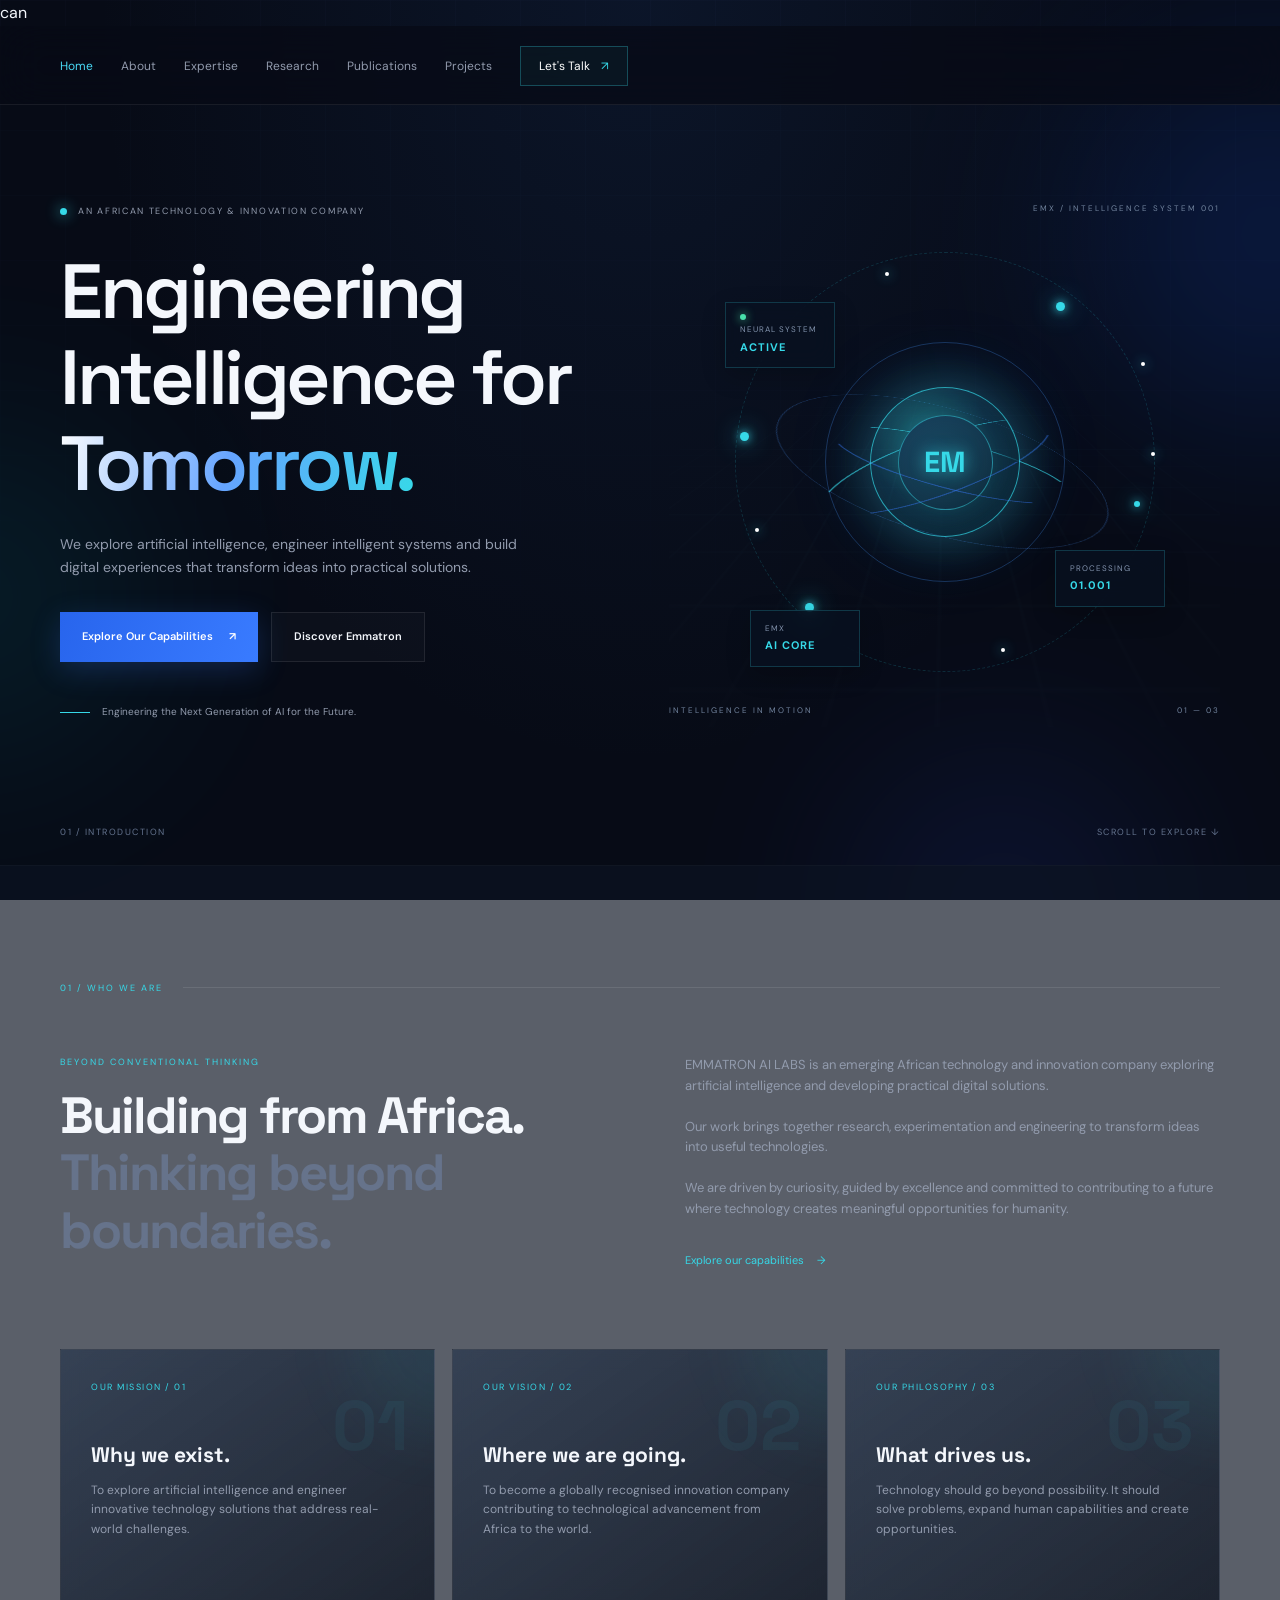
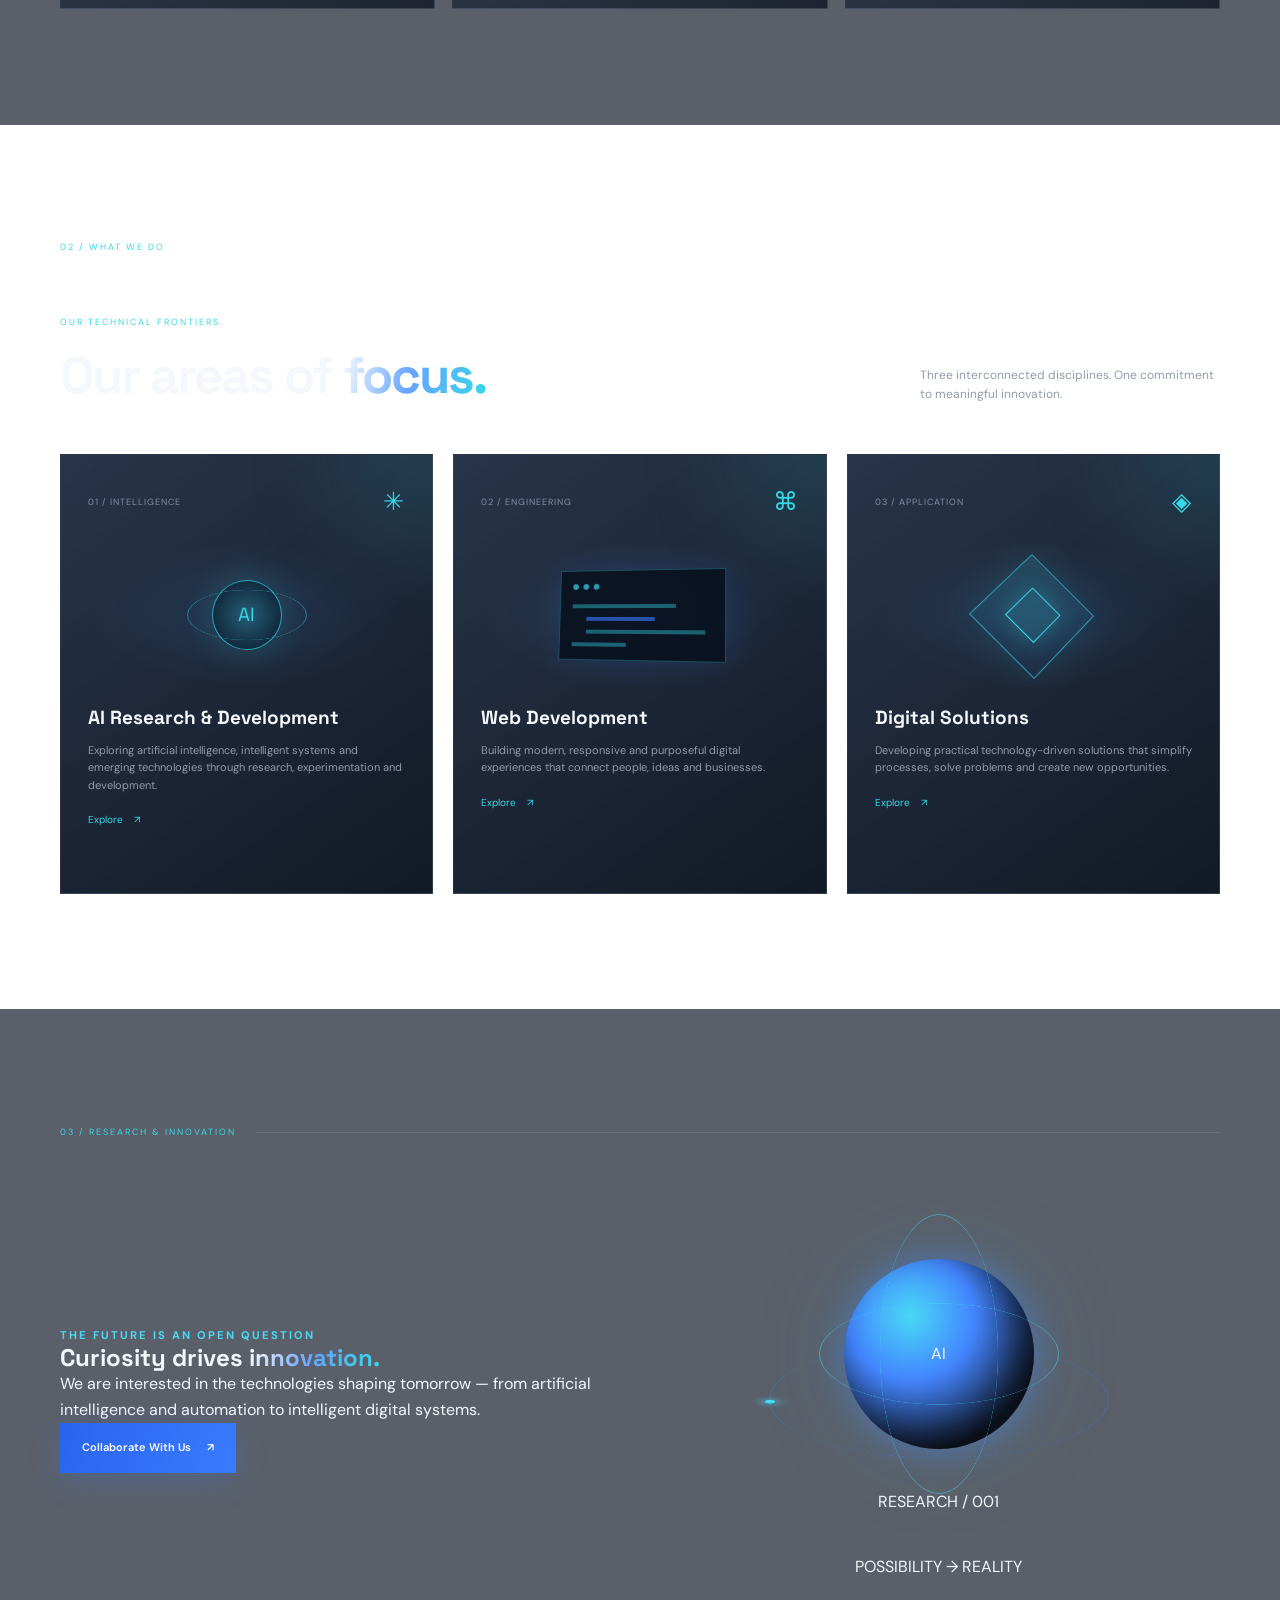
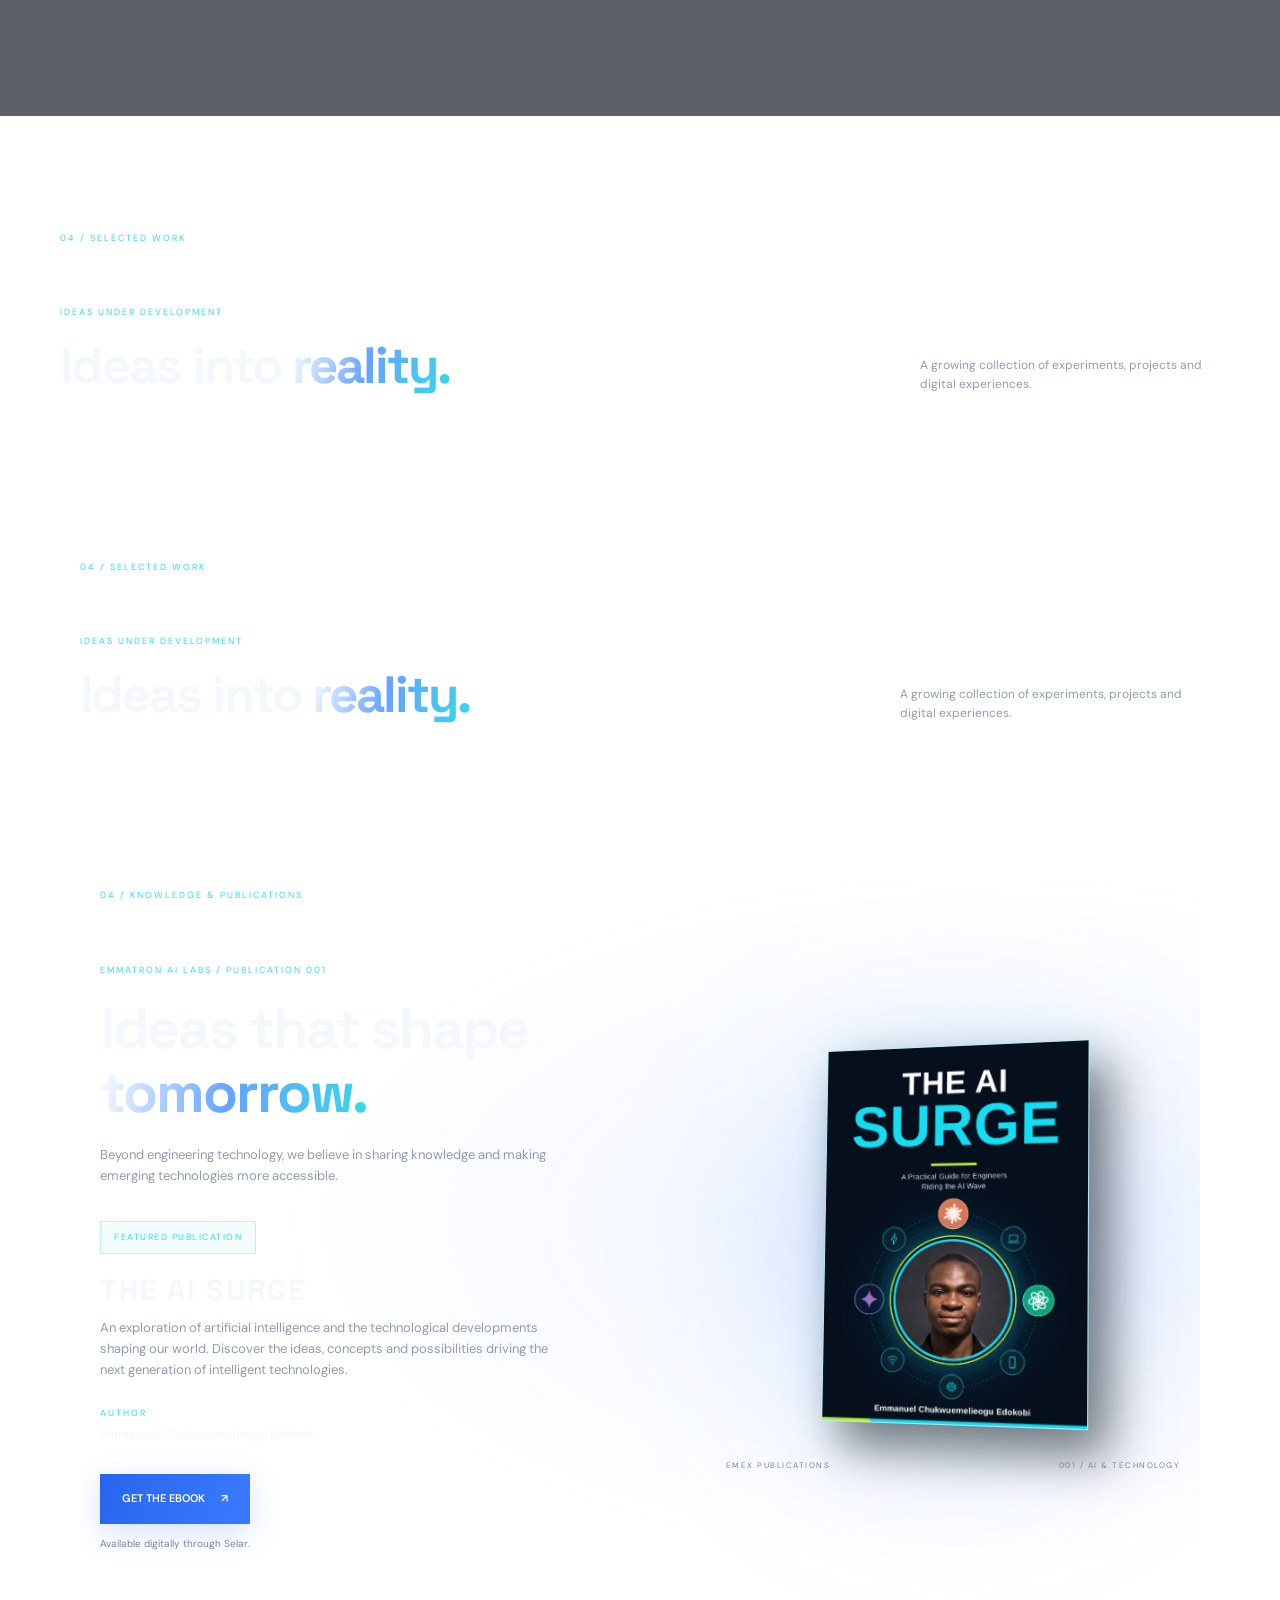
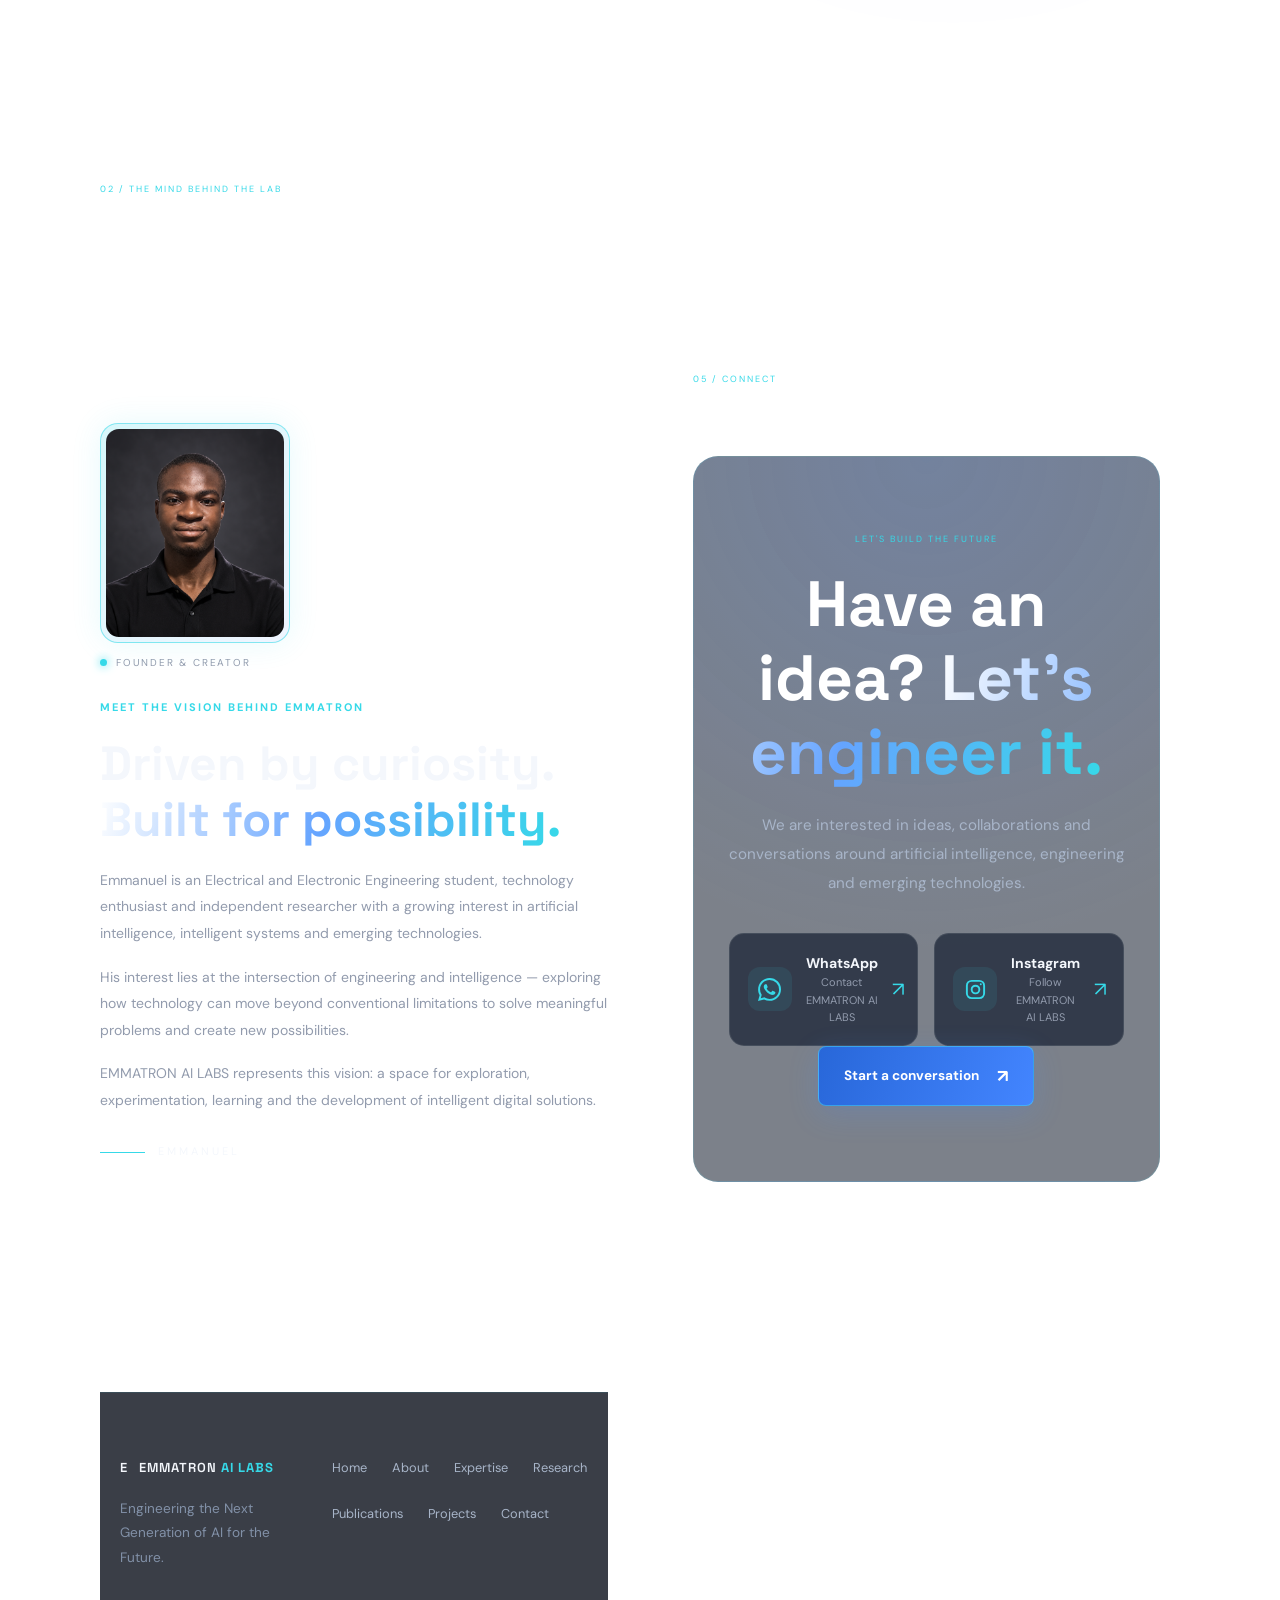
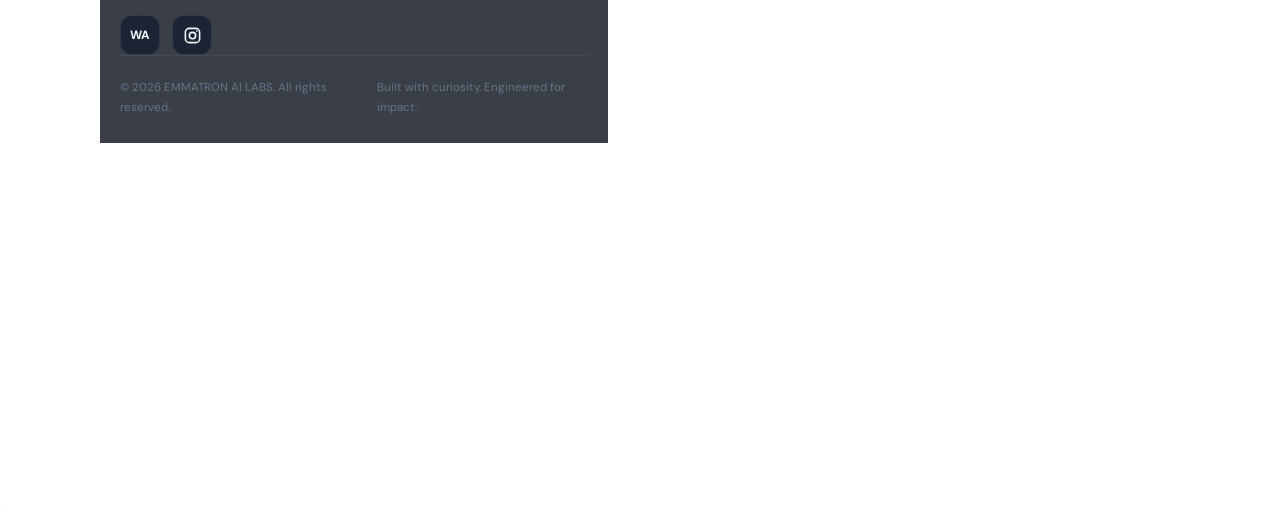
<file: index.html>
can<!DOCTYPE html>
<html lang="en">

<head>
    <meta charset="UTF-8">
    <meta name="viewport" content="width=device-width, initial-scale=1.0">

    <meta name="description" content="EMMATRON AI LABS is an emerging African technology and innovation company exploring artificial intelligence, developing intelligent systems and engineering digital solutions.">

    <meta name="theme-color" content="#070b16">

    <title>EMMATRON AI LABS | Engineering the Future</title>

    <link rel="preconnect" href="https://fonts.googleapis.com">
    <link rel="preconnect" href="https://fonts.gstatic.com" crossorigin>

    <link href="https://fonts.googleapis.com/css2?family=DM+Sans:wght@400;500;600;700&family=Space+Grotesk:wght@400;500;600;700&display=swap" rel="stylesheet">

    <link rel="stylesheet" href="style.css">
</head>

<body>

    <!-- ATMOSPHERIC BACKGROUND -->

    <div class="background-scene" aria-hidden="true">
        <div class="ambient ambient-one"></div>
        <div class="ambient ambient-two"></div>
        <div class="ambient ambient-three"></div>
        <div class="background-grid"></div>
    </div>


    <!-- NAVIGATION -->

    <header class="header">

        <nav class="navbar container">

            
    
                


            <button
                class="menu-toggle"
                id="menuToggle"
                aria-label="Toggle navigation"
                aria-expanded="false"
                aria-controls="navLinks">

                <span></span>
                <span></span>

            </button>


            <ul class="nav-links" id="navLinks">

                <li><a href="#home">Home</a></li>

                <li><a href="#about">About</a></li>

                <li><a href="#expertise">Expertise</a></li>

                <li><a href="#research">Research</a></li>
                
                <li><a href="#Publications">Publications</a></li>
                
                <li><a href="#projects">Projects</a></li>

                <li><a href="#contact" class="nav-contact">
                        Let's Talk <span>↗</span>
                    </a>
                </li>

            </ul>

        </nav>

    </header>


    <main>

        <!-- HERO SECTION -->

        <section class="hero container" id="home">


            <!-- HERO TEXT -->

            <div class="hero-content reveal">

                <div class="eyebrow">

                    <span class="status-dot"></span>

                    AN AFRICAN TECHNOLOGY & INNOVATION COMPANY

                </div>


                <h1>

                    Engineering
                    <br>

                    Intelligence for
                    <br>

                    <span class="gradient-text">
                        Tomorrow.
                    </span>

                </h1>


                <p class="hero-description">

                    We explore artificial intelligence,
                    engineer intelligent systems and build
                    digital experiences that transform ideas
                    into practical solutions.

                </p>


                <div class="hero-actions">

                    <a href="#expertise" class="btn btn-primary">

                        Explore Our Capabilities

                        <span>↗</span>

                    </a>


                    <a href="#about" class="btn btn-secondary">

                        Discover Emmatron

                    </a>

                </div>


                <div class="hero-note">

                    <span class="note-line"></span>

                    Engineering the Next Generation of AI for the Future.

                </div>

            </div>



            <!-- HOLOGRAPHIC AI ENVIRONMENT -->

            <div class="hero-visual" id="heroVisual">

                <div class="visual-label">
                    EMX / INTELLIGENCE SYSTEM 001
                </div>


                <!-- SCENE GRID -->

                <div class="visual-grid"></div>


                <!-- 3D CORE -->

                <div class="ai-scene">


                    <!-- OUTER ORBIT -->

                    <div class="orbit orbit-one"></div>

                    <div class="orbit orbit-two"></div>

                    <div class="orbit orbit-three"></div>


                    <!-- FLOATING RINGS -->

                    <div class="floating-ring ring-one"></div>

                    <div class="floating-ring ring-two"></div>


                    <!-- CENTRAL CORE -->

                    <div class="core-container">

                        <div class="core-glow"></div>

                        <div class="core">

                            <div class="core-inner">

                                <span>EM</span>

                            </div>

                        </div>

                    </div>


                    <!-- FLOATING NODES -->

                    <div class="orbit-node node-one"></div>

                    <div class="orbit-node node-two"></div>

                    <div class="orbit-node node-three"></div>

                    <div class="orbit-node node-four"></div>


                    <!-- FLOATING DATA PANELS -->

                    <div class="data-panel panel-one">

                        <span class="panel-indicator"></span>

                        <span>NEURAL SYSTEM</span>

                        <strong>ACTIVE</strong>

                    </div>


                    <div class="data-panel panel-two">

                        <span>PROCESSING</span>

                        <strong>01.001</strong>

                    </div>


                    <div class="data-panel panel-three">

                        <span>EMX</span>

                        <strong>AI CORE</strong>

                    </div>


                    <!-- PARTICLE FIELD -->

                    <div class="particle particle-one"></div>

                    <div class="particle particle-two"></div>

                    <div class="particle particle-three"></div>

                    <div class="particle particle-four"></div>

                    <div class="particle particle-five"></div>


                </div>


                <div class="visual-caption">

                    <span>INTELLIGENCE IN MOTION</span>

                    <span>01 — 03</span>

                </div>

            </div>


            <div class="hero-bottom">

                <span>01 / INTRODUCTION</span>

                <span>SCROLL TO EXPLORE ↓</span>

            </div>

        </section>



        <!-- ABOUT SECTION -->

        <section class="section about-section" id="about">

            <div class="container">


                <div class="section-heading">

                    <span class="section-index">
                        01 / WHO WE ARE
                    </span>

                    <span class="section-line"></span>

                </div>


                <div class="about-grid">


                    <div class="about-heading reveal">

                        <span class="small-label">
                            BEYOND CONVENTIONAL THINKING
                        </span>

                        <h2>

                            Building from Africa.

                            <span class="muted-text">
                                Thinking beyond boundaries.
                            </span>

                        </h2>

                    </div>


                    <div class="about-content reveal">

                        <p>

                            EMMATRON AI LABS is an emerging African
                            technology and innovation company
                            exploring artificial intelligence
                            and developing practical digital solutions.

                        </p>


                        <p>

                            Our work brings together research,
                            experimentation and engineering
                            to transform ideas into useful technologies.

                        </p>


                        <p>

                            We are driven by curiosity, guided
                            by excellence and committed to
                            contributing to a future where
                            technology creates meaningful
                            opportunities for humanity.

                        </p>


                        <a href="#expertise" class="text-link">

                            Explore our capabilities

                            <span>→</span>

                        </a>

                    </div>

                </div>



                <!-- COMPANY IDENTITY -->

                <div class="identity-grid">


                    <article class="identity-card reveal">

                        <span>OUR MISSION / 01</span>

                        <div class="identity-number">01</div>

                        <h3>Why we exist.</h3>

                        <p>

                            To explore artificial intelligence
                            and engineer innovative technology
                            solutions that address real-world
                            challenges.

                        </p>

                    </article>



                    <article class="identity-card reveal">

                        <span>OUR VISION / 02</span>

                        <div class="identity-number">02</div>

                        <h3>Where we are going.</h3>

                        <p>

                            To become a globally recognised
                            innovation company contributing
                            to technological advancement
                            from Africa to the world.

                        </p>

                    </article>



                    <article class="identity-card reveal">

                        <span>OUR PHILOSOPHY / 03</span>

                        <div class="identity-number">03</div>

                        <h3>What drives us.</h3>

                        <p>

                            Technology should go beyond
                            possibility. It should solve
                            problems, expand human capabilities
                            and create opportunities.

                        </p>

                    </article>


                </div>

            </div>

        </section>



        <!-- EXPERTISE SECTION -->

        <section class="section expertise-section" id="expertise">

            <div class="container">


                <div class="section-heading">

                    <span class="section-index">
                        02 / WHAT WE DO
                    </span>

                    <span class="section-line"></span>

                </div>


                <div class="section-title-row">

                    <div>

                        <span class="small-label">
                            OUR TECHNICAL FRONTIERS
                        </span>

                        <h2>

                            Our areas of

                            <span class="gradient-text">
                                focus.
                            </span>

                        </h2>

                    </div>


                    <p>

                        Three interconnected disciplines.
                        One commitment to meaningful innovation.

                    </p>

                </div>



                <div class="expertise-grid">


                    <!-- AI RESEARCH -->

                    <article class="expertise-card reveal">

                        <div class="card-top">

                            <span>01 / INTELLIGENCE</span>

                            <span class="card-symbol">✳</span>

                        </div>


                        <div class="card-visual ai-card-visual">

                            <div class="mini-orbit"></div>

                            <div class="mini-core">
                                AI
                            </div>

                        </div>


                        <h3>
                            AI Research & Development
                        </h3>


                        <p>

                            Exploring artificial intelligence,
                            intelligent systems and emerging
                            technologies through research,
                            experimentation and development.

                        </p>


                        <a href="#research" aria-label="Explore AI research">
                            Explore <span>↗</span>
                        </a>

                    </article>



                    <!-- WEB DEVELOPMENT -->

                    <article class="expertise-card reveal">

                        <div class="card-top">

                            <span>02 / ENGINEERING</span>

                            <span class="card-symbol">⌘</span>

                        </div>


                        <div class="card-visual web-card-visual">

                            <div class="code-window">

                                <div class="code-dots">
                                    <i></i>
                                    <i></i>
                                    <i></i>
                                </div>

                                <div class="code-lines">

                                    <span></span>
                                    <span></span>
                                    <span></span>
                                    <span></span>

                                </div>

                            </div>

                        </div>


                        <h3>
                            Web Development
                        </h3>


                        <p>

                            Building modern, responsive and
                            purposeful digital experiences
                            that connect people, ideas
                            and businesses.

                        </p>


                        <a href="#projects" aria-label="Explore web development projects">
                            Explore <span>↗</span>
                        </a>

                    </article>



                    <!-- DIGITAL SOLUTIONS -->

                    <article class="expertise-card reveal">

                        <div class="card-top">

                            <span>03 / APPLICATION</span>

                            <span class="card-symbol">◈</span>

                        </div>


                        <div class="card-visual digital-card-visual">

                            <div class="digital-cube">

                                <div class="cube-face"></div>

                            </div>

                        </div>


                        <h3>
                            Digital Solutions
                        </h3>


                        <p>

                            Developing practical technology-driven
                            solutions that simplify processes,
                            solve problems and create
                            new opportunities.

                        </p>


                        <a href="#contact" aria-label="Discuss digital solutions">
                            Explore <span>↗</span>
                        </a>

                    </article>


                </div>

            </div>

        </section>



        <!-- RESEARCH SECTION -->

        <section class="section research-section" id="research">

            <div class="container">


                <div class="section-heading">

                    <span class="section-index">
                        03 / RESEARCH & INNOVATION
                    </span>

                    <span class="section-line"></span>

                </div>



                <div class="research-panel">


                    <div class="research-content reveal">

                        <span class="research-label">
                            THE FUTURE IS AN OPEN QUESTION
                        </span>


                        <h2>

                            Curiosity drives

                            <span class="gradient-text">
                                innovation.
                            </span>

                        </h2>


                        <p>

                            We are interested in the technologies
                            shaping tomorrow — from artificial
                            intelligence and automation to
                            intelligent digital systems.

                        </p>


                        <a href="#contact" class="btn btn-primary">

                            Collaborate With Us

                            <span>↗</span>

                        </a>

                    </div>



                    <!-- COMPUTATIONAL VISUAL -->

                    <div class="research-graphic">


                        <div class="research-grid"></div>


                        <div class="research-orb">

                            <div class="research-orb-inner">

                                <span>AI</span>

                            </div>

                        </div>


                        <div class="research-orbit orbit-a"></div>

                        <div class="research-orbit orbit-b"></div>


                        <div class="graphic-tag tag-top">
                            RESEARCH / 001
                        </div>

                        <div class="graphic-tag tag-bottom">
                            POSSIBILITY → REALITY
                        </div>


                    </div>

                </div>

            </div>

        </section>



        <!-- PROJECTS SECTION -->

        <section class="section projects-section" id="projects">

            <div class="container">


                <div class="section-heading">

                    <span class="section-index">
                        04 / SELECTED WORK
                    </span>

                    <span class="section-line"></span>

                </div>


                <div class="section-title-row">

                    <div>

                        <span class="small-label">
                            IDEAS UNDER DEVELOPMENT
                        </span>

                        <h2>

                            Ideas into

                            <span class="gradient-text">
                                reality.
                            </span>

                        </h2>

                    </div>


                    <p>

                        A growing collection of experiments,
                        projects and digital experiences.

                    </p>

                </div>



        <!-- PROJECT SHOWCASE SECTION -->

        <section class="section projects-section" id="projects">

            <div class="container">

                <div class="section-heading">

                    <span class="section-index">
                        04 / SELECTED WORK
                    </span>

                    <span class="section-line"></span>

                </div>

                <div class="section-title-row">

                    <div>

                        <span class="small-label">
                            IDEAS UNDER DEVELOPMENT
                        </span>

                        <h2>
                            Ideas into
                            <span class="gradient-text">
                                reality.
                            </span>
                        </h2>

                    </div>

                    <p>
                        A growing collection of experiments,
                        projects and digital experiences.
                    </p>

                </div>
                <!-- PUBLICATIONS SECTION -->

<section class="section Publications-section" id="Publications">

    <div class="container">

        <div class="section-heading">
            <span class="section-index">
                04 / KNOWLEDGE & PUBLICATIONS
            </span>
            <span class="section-line"></span>
        </div>

        <div class="publication-layout">

            <div class="publication-content reveal">

                <span class="small-label">
                    EMMATRON AI LABS / PUBLICATION 001
                </span>

                <h2>
                    Ideas that shape
                    <span class="gradient-text">tomorrow.</span>
                </h2>

                <p class="publication-intro">
                    Beyond engineering technology, we believe
                    in sharing knowledge and making emerging
                    technologies more accessible.
                </p>

                <div class="publication-tag">
                    FEATURED PUBLICATION
                </div>

                <h3>THE AI SURGE</h3>

                <p class="publication-description">
                    An exploration of artificial intelligence
                    and the technological developments shaping
                    our world. Discover the ideas, concepts and
                    possibilities driving the next generation
                    of intelligent technologies.
                </p>

                <div class="publication-details">

                    <span>AUTHOR</span>

                    <strong>
                        Emmanuel Chukwuemelieogu Edokobi
                    </strong>

                </div>

                <a
                    href="https://selar.com/f38627xp65"
                    target="_blank"
                    rel="noopener noreferrer"
                    class="btn btn-primary publication-button">

                    GET THE EBOOK

                    <span>↗</span>

                </a>

                <span class="publication-note">
                    Available digitally through Selar.
                </span>

            </div>


            <!-- BOOK COVER -->

            <div class="publication-visual reveal">

                <div class="book-glow"></div>

                <div class="book-mockup">

                    <img
                        src="the-ai-surge-cover.png"
                        alt="The AI Surge ebook cover"
                        class="book-cover">

                </div>

                <div class="book-caption">
                    <span>EMEX PUBLICATIONS</span>
                    <span>001 / AI & TECHNOLOGY</span>
                </div>

            </div>

        </div>

    </div>

</section>
<!-- FOUNDER & AUTHOR SECTION -->
<section class="section founder-section" id="founder">

    <div class="container">

        <div class="section-heading">
            <span class="section-index">02 / THE MIND BEHIND THE LAB</span>
            <span class="section-line"></span>
        </div>

        <div class="founder-layout">

            <!-- FOUNDER INTRODUCTION -->
            <div class="founder-content reveal">
                <div class="founder-portrait">
    <div class="portrait-frame">
        <img
            src=" Emmanuel-founder.png"
            alt="Emmanuel, founder of EMMATRON AI LABS"
        >
    </div>

    <div class="portrait-caption">
        <span class="portrait-indicator"></span>
        FOUNDER & CREATOR
    </div>
</div>

                <span class="founder-label">
                    MEET THE VISION BEHIND EMMATRON
                </span>

                <h2>
                    Driven by curiosity.
                    <span class="gradient-text">
                        Built for possibility.
                    </span>
                </h2>

                <p>
                    Emmanuel is an Electrical and Electronic Engineering
                    student, technology enthusiast and independent
                    researcher with a growing interest in artificial
                    intelligence, intelligent systems and emerging
                    technologies.
                </p>

                <p>
                    His interest lies at the intersection of engineering
                    and intelligence — exploring how technology can move
                    beyond conventional limitations to solve meaningful
                    problems and create new possibilities.
                </p>

                <p>
                    EMMATRON AI LABS represents this vision: a space
                    for exploration, experimentation, learning and
                    the development of intelligent digital solutions.
                </p>

                <div class="founder-signature">
                    <span class="signature-line"></span>
                    <span>EMMANUEL</span>
                </div>

            </div>




        <!-- CONTACT SECTION -->

        <section class="section contact-section" id="contact">

            <div class="container">

                <div class="section-heading">

                    <span class="section-index">
                        05 / CONNECT
                    </span>

                    <span class="section-line"></span>

                </div>

                <div class="contact-content reveal">

                    <span class="small-label">
                        LET'S BUILD THE FUTURE
                    </span>

                    <h2>
                        Have an idea?
                        <span class="gradient-text">
                            Let's engineer it.
                        </span>
                    </h2>

                    <p>
                        We are interested in ideas, collaborations
                        and conversations around artificial
                        intelligence, engineering and emerging
                        technologies.
                    </p>
                    <!-- OFFICIAL SOCIAL CONTACT CHANNELS -->
<div class="contact-socials">

    <a href="https://wa.me/2349165912039"
       class="contact-social whatsapp"
       target="_blank"
       rel="noopener noreferrer">

        <span class="social-icon">
            <svg viewBox="0 0 24 24" fill="currentColor">
                <path d="M20.52 3.48A11.87 11.87 0 0 0 12.05 0C5.47 0 .12 5.35.12 11.93c0 2.1.55 4.15 1.6 5.96L0 24l6.27-1.65a11.93 11.93 0 0 0 5.78 1.48h.01c6.58 0 11.93-5.35 11.94-11.93a11.86 11.86 0 0 0-3.48-8.42ZM12.06 21.8a9.9 9.9 0 0 1-5.05-1.38l-.36-.21-3.72.98.99-3.63-.24-.37a9.87 9.87 0 0 1-1.52-5.26c0-5.46 4.45-9.9 9.91-9.9a9.85 9.85 0 0 1 7.01 2.9 9.85 9.85 0 0 1 2.9 7.01c0 5.46-4.45 9.9-9.92 9.9Zm5.44-7.41c-.3-.15-1.76-.87-2.03-.97-.27-.1-.47-.15-.67.15-.2.3-.77.97-.94 1.17-.17.2-.35.22-.65.07-.3-.15-1.26-.46-2.4-1.47-.89-.79-1.49-1.76-1.66-2.06-.17-.3-.02-.46.13-.61.13-.13.3-.35.45-.52.15-.17.2-.3.3-.5.1-.2.05-.37-.02-.52-.07-.15-.67-1.62-.92-2.22-.24-.58-.49-.5-.67-.51h-.57c-.2 0-.52.07-.79.37-.27.3-1.04 1.02-1.04 2.49s1.07 2.89 1.22 3.09c.15.2 2.1 3.21 5.08 4.5.71.3 1.26.48 1.69.61.71.23 1.36.2 1.87.12.57-.08 1.76-.72 2.01-1.42.25-.7.25-1.3.17-1.42-.07-.13-.27-.2-.57-.35Z"/>
            </svg>
        </span>

        <span>
            <strong>WhatsApp</strong>
            <small>Contact EMMATRON AI LABS</small>
        </span>

        <span class="social-arrow">↗</span>
    </a>


    <a href="https://www.instagram.com/lcdgrafix/"
       class="contact-social instagram"
       target="_blank"
       rel="noopener noreferrer">

        <span class="social-icon">
            <svg viewBox="0 0 24 24" fill="none"
                 stroke="currentColor" stroke-width="2">
                <rect x="3" y="3" width="18" height="18" rx="5"/>
                <circle cx="12" cy="12" r="4"/>
                <circle cx="17.5" cy="6.5" r="1" fill="currentColor" stroke="none"/>
            </svg>
        </span>

        <span>
            <strong>Instagram</strong>
            <small>Follow EMMATRON AI LABS</small>
        </span>

        <span class="social-arrow">↗</span>
    </a>

</div>

                    <a href="mailto: Chukwuemelieogu321@gmail.com"
                       class="primary-button">

                        Start a conversation

                        <span>↗</span>

                    </a>

                </div>

            </div>

        </section>


        <!-- FOOTER -->

        <footer class="site-footer">

            <div class="container">

                <div class="footer-content">

                    <div class="footer-brand">

                        <a href="#home" class="logo">

                            <span class="logo-symbol">E</span>

                            <span class="logo-text">
                                EMMATRON
                                <strong>AI LABS</strong>
                            </span>

                        </a>

                        <p>
                            Engineering the Next Generation
                            of AI for the Future.
                        </p>

                    </div>

                    <div class="footer-links">

                        <a href="#home">Home</a>

                        <a href="#about">About</a>

                        <a href="#expertise">Expertise</a>

                        <a href="#research">Research</a>
                        
                        <a href="#Publications">Publications</a>

                        <a href="#projects">Projects</a>

                        <a href="#contact">Contact</a>

                    </div>

                </div>
                <div class="footer-socials">

    <a href="https://wa.me/2349165912039"
       target="_blank"
       rel="noopener noreferrer"
       aria-label="WhatsApp">
        <i>WA</i>
    </a>

    <a href="https://www.instagram.com/lcdgrafix/"
       target="_blank"
       rel="noopener noreferrer"
       aria-label="Instagram">
        <svg viewBox="0 0 24 24" fill="none"
             stroke="currentColor" stroke-width="2">
            <rect x="3" y="3" width="18" height="18" rx="5"/>
            <circle cx="12" cy="12" r="4"/>
            <circle cx="17.5" cy="6.5" r="1"
                    fill="currentColor" stroke="none"/>
        </svg>
    </a>

</div>

                <div class="footer-bottom">

                    <p>
                        © <span id="current-year"></span>
                        EMMATRON AI LABS.
                        All rights reserved.
                    </p>

                    <p>
                        Built with curiosity. Engineered for impact.
                    </p>

                </div>

            </div>

        </footer>


    </main>


    <!-- JAVASCRIPT -->

    <script src="script.js"></script>

</body>

</html>.
</file>
<file: style.css>
/* =========================================
   EMMATRON AI LABS
   IMMERSIVE 3D TECHNOLOGY EXPERIENCE
========================================= */

:root {
    --background: white;
    --surface: #0d1526;
    --surface-light: #14213a;
    --blue: #397bff;
    --cyan: #36d9e8;
    --white: #f4f7fc;
    --muted: #929bad;
    --border: rgba(255,255,255,.09);
    --glass: rgba(13,23,42,.65);
}

* {
    margin: 0;
    padding: 0;
    box-sizing: border-box;
}

html {
    scroll-behavior: smooth;
    scroll-padding-top: 90px;
}

body {
    background: var(--background);
    color: var(--white);
    font-family: 'DM Sans', sans-serif;
    overflow-x: hidden;
    line-height: 1.6;
}

body::selection {
    background: var(--cyan);
    color: #070b16;
}

a {
    text-decoration: none;
    color: inherit;
}

button {
    font: inherit;
}

.container {
    width: min(1160px, 90%);
    margin: auto;
}

h1, h2, h3 {
    font-family: 'Space Grotesk', sans-serif;
    line-height: 1.12;
}

.gradient-text {
    background: linear-gradient(
        105deg,
        #ffffff 0%,
        #65a4ff 48%,
        #36d9e8 100%
    );
    -webkit-background-clip: text;
    background-clip: text;
    color: transparent;
}

.small-label {
    color: var(--cyan);
    font-size: 9px;
    letter-spacing: 2px;
}


/* =========================================
   BACKGROUND ENVIRONMENT
========================================= */

.background-scene {
    position: fixed;
    inset: 0;
    z-index: -2;
    overflow: hidden;
    pointer-events: none;
    background:
        radial-gradient(
            ellipse at 50% 0%,
            rgba(35,75,140,.16),
            transparent 60%
        ),
        #070b16;
}

.ambient {
    position: absolute;
    border-radius: 50%;
    filter: blur(100px);
    opacity: .17;
}

.ambient-one {
    width: 380px;
    height: 380px;
    background: #175dff;
    top: 5%;
    right: -180px;
}

.ambient-two {
    width: 330px;
    height: 330px;
    background: #00bcca;
    top: 48%;
    left: -190px;
    opacity: .10;
}

.ambient-three {
    width: 300px;
    height: 300px;
    background: #3955ff;
    bottom: -160px;
    right: 10%;
    opacity: .12;
}

.background-grid {
    position: absolute;
    inset: 0;
    opacity: .035;
    background-image:
        linear-gradient(rgba(115,160,255,.5) 1px, transparent 1px),
        linear-gradient(90deg, rgba(115,160,255,.5) 1px, transparent 1px);
    background-size: 65px 65px;
    mask-image: linear-gradient(to bottom, black, transparent 85%);
}


/* =========================================
   NAVIGATION
========================================= */

.header {
    position: sticky;
    top: 0;
    z-index: 1000;
    background: rgba(7,11,22,.72);
    backdrop-filter: blur(22px);
    -webkit-backdrop-filter: blur(22px);
    border-bottom: 1px solid rgba(255,255,255,.07);
}

.navbar {
    min-height: 78px;
    display: flex;
    align-items: center;
    justify-content: space-between;
}

.logo {
    display: flex;
    align-items: center;
    gap: 11px;
    font-family: 'Space Grotesk', sans-serif;
    font-size: 13px;
    font-weight: 600;
    letter-spacing: 1px;
}

.logo strong {
    color: var(--cyan);
}

.logo-icon {
    width: 38px;
    height: 38px;
    display: grid;
    place-items: center;
    border: 1px solid rgba(54,217,232,.65);
    background: linear-gradient(
        145deg,
        rgba(57,123,255,.22),
        rgba(54,217,232,.04)
    );
    color: var(--cyan);
    font-size: 21px;
    box-shadow: 0 0 22px rgba(54,217,232,.12);
}

.nav-links {
    display: flex;
    align-items: center;
    gap: 28px;
    list-style: none;
}

.nav-links a {
    color: var(--muted);
    font-size: 12px;
    transition: .3s;
}

.nav-links a:hover {
    color: var(--cyan);
}

.nav-links .nav-contact {
    padding: 11px 18px;
    border: 1px solid rgba(54,217,232,.28);
    background: rgba(54,217,232,.04);
    color: white;
}

.nav-contact span {
    color: var(--cyan);
    margin-left: 8px;
}

.menu-toggle {
    display: none;
    background: transparent;
    border: 0;
    cursor: pointer;
}


/* =========================================
   HERO SECTION
========================================= */

.hero {
    min-height: 760px;
    display: grid;
    grid-template-columns: 1.05fr .95fr;
    align-items: center;
    position: relative;
    padding-top: 55px;
    padding-bottom: 100px;
}

.hero-content {
    position: relative;
    z-index: 5;
}

.eyebrow {
    display: flex;
    align-items: center;
    gap: 11px;
    color: var(--muted);
    font-size: 9px;
    letter-spacing: 1.7px;
    margin-bottom: 30px;
}

.status-dot {
    width: 7px;
    height: 7px;
    background: var(--cyan);
    border-radius: 50%;
    box-shadow: 0 0 14px var(--cyan);
    animation: pulse 2s infinite;
}

.hero h1 {
    font-size: clamp(46px, 6vw, 78px);
    letter-spacing: -3.5px;
    font-weight: 600;
}

.hero-description {
    max-width: 470px;
    color: var(--muted);
    font-size: 14px;
    margin-top: 27px;
}

.hero-actions {
    display: flex;
    flex-wrap: wrap;
    gap: 13px;
    margin-top: 34px;
}

.btn {
    min-height: 50px;
    padding: 0 22px;
    display: inline-flex;
    justify-content: center;
    align-items: center;
    gap: 16px;
    font-size: 11px;
    font-weight: 600;
    transition: .3s;
}

.btn-primary {
    color: white;
    background: linear-gradient(110deg, #2865ed, #397bff);
    box-shadow: 0 8px 30px rgba(57,123,255,.22);
}

.btn-primary:hover {
    transform: translateY(-4px);
    box-shadow: 0 12px 35px rgba(57,123,255,.38);
}

.btn-secondary {
    border: 1px solid var(--border);
    background: rgba(255,255,255,.025);
}

.btn-secondary:hover {
    border-color: var(--cyan);
    color: var(--cyan);
}

.hero-note {
    display: flex;
    align-items: center;
    gap: 12px;
    color: var(--muted);
    font-size: 10px;
    margin-top: 42px;
}

.note-line {
    width: 30px;
    height: 1px;
    background: var(--cyan);
}

.hero-bottom {
    position: absolute;
    bottom: 25px;
    left: 0;
    right: 0;
    display: flex;
    justify-content: space-between;
    color: #64738e;
    font-size: 9px;
    letter-spacing: 1.5px;
}


/* =========================================
   3D HOLOGRAPHIC AI ENVIRONMENT
========================================= */

.hero-visual {
    height: 530px;
    position: relative;
    display: grid;
    place-items: center;
    perspective: 1000px;
    isolation: isolate;
}

.visual-label,
.visual-caption {
    position: absolute;
    color: #72849e;
    font-size: 8px;
    letter-spacing: 2px;
}

.visual-label {
    top: 5px;
    right: 0;
}

.visual-caption {
    bottom: 10px;
    left: 0;
    right: 0;
    display: flex;
    justify-content: space-between;
}

.visual-grid {
    position: absolute;
    inset: 5%;
    opacity: .13;
    background-image:
        linear-gradient(rgba(54,217,232,.2) 1px, transparent 1px),
        linear-gradient(90deg, rgba(54,217,232,.2) 1px, transparent 1px);
    background-size: 35px 35px;
    transform: perspective(500px) rotateX(65deg) scale(1.2);
    mask-image: radial-gradient(ellipse, black, transparent 70%);
}

.ai-scene {
    width: 440px;
    height: 440px;
    position: relative;
    display: grid;
    place-items: center;
    transform-style: preserve-3d;
    transition: transform .25s ease-out;
}


/* CORE */

.core-container {
    position: relative;
    width: 170px;
    height: 170px;
    display: grid;
    place-items: center;
    transform-style: preserve-3d;
    z-index: 5;
    animation: coreFloat 5s ease-in-out infinite;
}

.core-glow {
    position: absolute;
    inset: -35px;
    border-radius: 50%;
    background: radial-gradient(
        circle,
        rgba(54,217,232,.22),
        transparent 70%
    );
    filter: blur(15px);
    animation: glowPulse 4s ease-in-out infinite;
}

.core {
    width: 150px;
    height: 150px;
    display: grid;
    place-items: center;
    border-radius: 50%;
    background:
        radial-gradient(
            circle at 35% 30%,
            rgba(54,217,232,.3),
            rgba(57,123,255,.08) 45%,
            rgba(7,15,32,.95) 75%
        );
    border: 1px solid rgba(54,217,232,.7);
    box-shadow:
        inset 0 0 35px rgba(54,217,232,.12),
        0 0 45px rgba(54,217,232,.18),
        0 0 100px rgba(57,123,255,.12);
}

.core-inner {
    width: 95px;
    height: 95px;
    display: grid;
    place-items: center;
    border-radius: 50%;
    border: 1px solid rgba(54,217,232,.5);
    background: linear-gradient(
        145deg,
        #142c4a,
        #091426
    );
    color: var(--cyan);
    font-family: 'Space Grotesk', sans-serif;
    font-size: 29px;
    font-weight: 700;
    box-shadow: 0 0 30px rgba(54,217,232,.16);
    text-shadow: 0 0 15px rgba(54,217,232,.7);
}


/* ORBITAL STRUCTURES */

.orbit {
    position: absolute;
    border: 1px solid rgba(75,150,255,.28);
    border-radius: 50%;
    transform-style: preserve-3d;
}

.orbit-one {
    width: 240px;
    height: 240px;
    animation: rotateOrbit 20s linear infinite;
}

.orbit-two {
    width: 340px;
    height: 340px;
    transform: rotateX(68deg) rotateY(15deg);
    animation: orbitTilt 24s linear infinite;
}

.orbit-three {
    width: 420px;
    height: 420px;
    border-style: dashed;
    border-color: rgba(54,217,232,.16);
    animation: rotateOrbit 35s linear infinite reverse;
}

.floating-ring {
    position: absolute;
    border: 2px solid transparent;
    border-top-color: rgba(54,217,232,.65);
    border-bottom-color: rgba(57,123,255,.45);
    border-radius: 50%;
}

.ring-one {
    width: 280px;
    height: 100px;
    transform: rotateX(65deg) rotateZ(35deg);
    animation: rotateRing 12s linear infinite;
}

.ring-two {
    width: 300px;
    height: 110px;
    transform: rotateX(65deg) rotateZ(-45deg);
    animation: rotateRing 16s linear infinite reverse;
}


/* NODES */

.orbit-node {
    position: absolute;
    width: 9px;
    height: 9px;
    border-radius: 50%;
    background: var(--cyan);
    box-shadow:
        0 0 10px var(--cyan),
        0 0 25px var(--cyan);
    z-index: 7;
}

.node-one {
    top: 60px;
    right: 100px;
}

.node-two {
    bottom: 70px;
    left: 80px;
}

.node-three {
    top: 190px;
    left: 15px;
}

.node-four {
    right: 25px;
    bottom: 175px;
    width: 6px;
    height: 6px;
}


/* DATA PANELS */

.data-panel {
    position: absolute;
    padding: 11px 14px;
    min-width: 110px;
    display: flex;
    flex-direction: column;
    gap: 3px;
    border: 1px solid rgba(54,217,232,.2);
    background: rgba(8,17,33,.78);
    backdrop-filter: blur(12px);
    -webkit-backdrop-filter: blur(12px);
    box-shadow: 0 8px 25px rgba(0,0,0,.2);
    z-index: 8;
    font-size: 8px;
    letter-spacing: 1px;
}

.data-panel strong {
    font-size: 11px;
    color: var(--cyan);
}

.data-panel span {
    color: #8494ae;
}

.panel-one {
    top: 60px;
    left: 0;
}

.panel-two {
    bottom: 75px;
    right: 0;
}

.panel-three {
    bottom: 15px;
    left: 25px;
}

.panel-indicator {
    width: 6px;
    height: 6px;
    background: #48dfaa;
    border-radius: 50%;
    box-shadow: 0 0 10px #48dfaa;
}


/* PARTICLES */

.particle {
    position: absolute;
    width: 4px;
    height: 4px;
    border-radius: 50%;
    background: white;
    box-shadow: 0 0 12px var(--cyan);
    animation: particleFloat 5s ease-in-out infinite;
}

.particle-one {
    top: 30px;
    left: 160px;
}

.particle-two {
    top: 120px;
    right: 20px;
    animation-delay: -2s;
}

.particle-three {
    bottom: 30px;
    right: 160px;
    animation-delay: -1s;
}

.particle-four {
    bottom: 150px;
    left: 30px;
    animation-delay: -3s;
}

.particle-five {
    top: 210px;
    right: 10px;
    animation-delay: -4s;
}


/* =========================================
   GENERAL SECTIONS
========================================= */

.section {
    padding: 115px 0;
}

.section-heading {
    display: flex;
    align-items: center;
    gap: 20px;
    margin-bottom: 60px;
}

.section-index {
    color: var(--cyan);
    font-size: 9px;
    letter-spacing: 2px;
    white-space: nowrap;
}

.section-line {
    flex: 1;
    height: 1px;
    background: var(--border);
}

.about-section,
.research-section {
    background: rgba(12,20,35,.68);
    border-top: 1px solid rgba(255,255,255,.025);
    border-bottom: 1px solid rgba(255,255,255,.025);
}

.about-grid {
    display: grid;
    grid-template-columns: 1fr 1fr;
    gap: 90px;
}

.about-heading h2,
.section-title-row h2 {
    font-size: clamp(35px, 4vw, 51px);
    letter-spacing: -2px;
    margin-top: 18px;
}

.muted-text {
    color: #66738b;
}

.about-content p {
    color: var(--muted);
    font-size: 13px;
    margin-bottom: 20px;
}

.text-link {
    display: inline-block;
    margin-top: 12px;
    color: var(--cyan);
    font-size: 11px;
}

.text-link span {
    margin-left: 10px;
}


/* =========================================
   COMPANY IDENTITY
========================================= */

.identity-grid {
    display: grid;
    grid-template-columns: repeat(3,1fr);
    gap: 17px;
    margin-top: 80px;
}

.identity-card {
    position: relative;
    min-height: 260px;
    padding: 30px;
    overflow: hidden;
    border: 1px solid var(--border);
    background: linear-gradient(
        145deg,
        rgba(24,42,68,.55),
        rgba(10,17,30,.75)
    );
    backdrop-filter: blur(10px);
    transition: .4s;
}

.identity-card::before {
    content: "";
    position: absolute;
    top: -100px;
    right: -100px;
    width: 180px;
    height: 180px;
    border-radius: 50%;
    background: rgba(54,217,232,.07);
    filter: blur(35px);
}

.identity-card:hover {
    transform: translateY(-8px);
    border-color: rgba(54,217,232,.4);
    box-shadow: 0 20px 45px rgba(0,0,0,.2);
}

.identity-card > span {
    position: relative;
    z-index: 1;
    font-size: 9px;
    letter-spacing: 1.5px;
    color: var(--cyan);
}

.identity-number {
    position: absolute;
    top: 20px;
    right: 25px;
    font-family: 'Space Grotesk', sans-serif;
    font-size: 70px;
    font-weight: 700;
    color: rgba(54,217,232,.055);
}

.identity-card h3 {
    position: relative;
    margin-top: 48px;
    font-size: 21px;
}

.identity-card p {
    position: relative;
    margin-top: 15px;
    color: var(--muted);
    font-size: 12px;
}


/* =========================================
   EXPERTISE SECTION
========================================= */

.section-title-row {
    display: flex;
    align-items: end;
    justify-content: space-between;
    gap: 35px;
    margin-bottom: 50px;
}

.section-title-row p {
    max-width: 300px;
    color: var(--muted);
    font-size: 12px;
}

.expertise-grid {
    display: grid;
    grid-template-columns: repeat(3,1fr);
    gap: 20px;
    perspective: 1200px;
}

.expertise-card {
    position: relative;
    min-height: 440px;
    padding: 27px;
    overflow: hidden;
    border: 1px solid var(--border);
    background: linear-gradient(
        145deg,
        rgba(21,35,58,.92),
        rgba(9,16,29,.96)
    );
    transform-style: preserve-3d;
    transition:
        transform .4s,
        border-color .4s,
        box-shadow .4s;
}

.expertise-card::before {
    content: "";
    position: absolute;
    width: 200px;
    height: 200px;
    top: -100px;
    right: -100px;
    border-radius: 50%;
    background: rgba(54,217,232,.10);
    filter: blur(45px);
}

.expertise-card:hover {
    transform: translateY(-10px) rotateX(2deg);
    border-color: rgba(54,217,232,.5);
    box-shadow: 0 25px 55px rgba(0,0,0,.25);
}

.card-top {
    display: flex;
    align-items: center;
    justify-content: space-between;
    color: #8190a8;
    font-size: 9px;
    letter-spacing: 1px;
}

.card-symbol {
    color: var(--cyan);
    font-size: 25px;
}

.card-visual {
    height: 145px;
    position: relative;
    display: grid;
    place-items: center;
    margin: 20px 0;
    overflow: hidden;
    background: radial-gradient(
        ellipse,
        rgba(44,111,180,.18),
        transparent 70%
    );
}

.mini-core {
    width: 70px;
    height: 70px;
    display: grid;
    place-items: center;
    border-radius: 50%;
    border: 1px solid rgba(54,217,232,.7);
    background: radial-gradient(
        circle,
        rgba(54,217,232,.25),
        #0b172b
    );
    color: var(--cyan);
    font-family: 'Space Grotesk', sans-serif;
    font-size: 19px;
    box-shadow: 0 0 35px rgba(54,217,232,.2);
}

.mini-orbit {
    position: absolute;
    width: 120px;
    height: 120px;
    border: 1px solid rgba(54,217,232,.45);
    border-radius: 50%;
    transform: rotateX(65deg);
    animation: rotateOrbit 12s linear infinite;
}


/* WEB CARD VISUAL */

.code-window {
    width: 170px;
    padding: 13px;
    border: 1px solid rgba(54,217,232,.3);
    background: rgba(7,15,29,.85);
    box-shadow: 0 0 35px rgba(57,123,255,.12);
    transform: perspective(500px) rotateY(-12deg) rotateX(5deg);
}

.code-dots {
    display: flex;
    gap: 5px;
    margin-bottom: 15px;
}

.code-dots i {
    width: 6px;
    height: 6px;
    border-radius: 50%;
    background: var(--cyan);
    opacity: .7;
}

.code-lines {
    display: flex;
    flex-direction: column;
    gap: 9px;
}

.code-lines span {
    height: 4px;
    width: 75%;
    background: rgba(54,217,232,.4);
}

.code-lines span:nth-child(2) {
    width: 50%;
    margin-left: 15px;
    background: rgba(57,123,255,.6);
}

.code-lines span:nth-child(3) {
    width: 85%;
    margin-left: 15px;
}

.code-lines span:nth-child(4) {
    width: 40%;
}


/* DIGITAL CARD VISUAL */

.digital-cube {
    width: 90px;
    height: 90px;
    display: grid;
    place-items: center;
    transform: rotate(45deg) perspective(500px) rotateX(15deg);
    border: 1px solid rgba(54,217,232,.6);
    background: linear-gradient(
        135deg,
        rgba(54,217,232,.16),
        rgba(57,123,255,.04)
    );
    box-shadow: 0 0 35px rgba(54,217,232,.12);
}

.cube-face {
    width: 40px;
    height: 40px;
    border: 1px solid var(--cyan);
    background: rgba(54,217,232,.12);
    box-shadow: 0 0 25px rgba(54,217,232,.3);
}

.expertise-card h3 {
    position: relative;
    font-size: 19px;
    margin-top: 20px;
}

.expertise-card p {
    position: relative;
    color: var(--muted);
    font-size: 11px;
    margin-top: 13px;
}

.expertise-card > a {
    position: relative;
    display: inline-block;
    color: var(--cyan);
    font-size: 10px;
    margin-top: 18px;
}

.expertise-card > a span {
    margin-left: 8px;
}


/* =========================================
   14. RESEARCH ENVIRONMENT
========================================= */

.research-section {
    position: relative;
    overflow: hidden;
}

.research-environment {
    position: relative;
    min-height: 450px;
    display: flex;
    align-items: center;
    justify-content: center;
    perspective: 1000px;
    overflow: hidden;
    border: 1px solid rgba(73, 217, 245, 0.12);
    border-radius: 24px;
    background:
        radial-gradient(
            circle at center,
            rgba(67, 133, 255, 0.15),
            transparent 55%
        ),
        rgba(17, 26, 43, 0.55);
}

.research-orb {
    position: relative;
    width: 190px;
    height: 190px;
    display: flex;
    align-items: center;
    justify-content: center;
    border-radius: 50%;
    background:
        radial-gradient(
            circle at 35% 30%,
            #49d9f5,
            #4385ff 35%,
            #111a2b 75%
        );
    box-shadow:
        0 0 35px rgba(67, 133, 255, 0.45),
        0 0 100px rgba(73, 217, 245, 0.15),
        inset -15px -15px 35px rgba(0, 0, 0, 0.45);
    animation: researchFloat 6s ease-in-out infinite;
    z-index: 2;
}

.research-orb::before,
.research-orb::after {
    content: "";
    position: absolute;
    border: 1px solid rgba(73, 217, 245, 0.5);
    border-radius: 50%;
}

.research-orb::before {
    width: 240px;
    height: 240px;
    transform: rotateX(65deg);
}

.research-orb::after {
    width: 280px;
    height: 280px;
    transform: rotateY(65deg);
}

.research-orbit {
    position: absolute;
    width: 340px;
    height: 340px;
    border: 1px solid rgba(67, 133, 255, 0.2);
    border-radius: 50%;
    transform: rotateX(70deg);
    animation: researchRotate 18s linear infinite;
}

.research-orbit::before {
    content: "";
    position: absolute;
    top: 50%;
    left: -5px;
    width: 10px;
    height: 10px;
    background: #49d9f5;
    border-radius: 50%;
    box-shadow: 0 0 15px #49d9f5;
}

.research-label {
    display: inline-block;
    color: #49d9f5;
    font-size: 0.7rem;
    font-weight: 700;
    letter-spacing: 2px;
    text-transform: uppercase;
}

@keyframes researchFloat {
    0%, 100% {
        transform: translateY(0);
    }

    50% {
        transform: translateY(-15px);
    }
}

@keyframes researchRotate {
    from {
        transform: rotateX(70deg) rotateZ(0deg);
    }

    to {
        transform: rotateX(70deg) rotateZ(360deg);
    }
}


/* =========================================
   15. PROJECT SHOWCASE
========================================= */

.projects-section {
    position: relative;
    overflow: hidden;
}

.project-showcase {
    display: grid;
    grid-template-columns: 1.1fr 0.9fr;
    gap: 55px;
    align-items: center;
    margin-top: 65px;
    padding: 35px;
    border: 1px solid rgba(73, 217, 245, 0.12);
    border-radius: 25px;
    background: rgba(17, 26, 43, 0.65);
    backdrop-filter: blur(15px);
    -webkit-backdrop-filter: blur(15px);
}

.project-main-visual {
    position: relative;
    min-height: 370px;
    display: flex;
    align-items: center;
    justify-content: center;
    overflow: hidden;
    border: 1px solid rgba(67, 133, 255, 0.2);
    border-radius: 20px;
    background:
        radial-gradient(
            circle at center,
            rgba(67, 133, 255, 0.22),
            transparent 60%
        ),
        #090e1a;
    perspective: 1000px;
}

.project-visual-grid {
    position: absolute;
    inset: 0;
    opacity: 0.35;
    background-image:
        linear-gradient(
            rgba(73, 217, 245, 0.12) 1px,
            transparent 1px
        ),
        linear-gradient(
            90deg,
            rgba(73, 217, 245, 0.12) 1px,
            transparent 1px
        );
    background-size: 35px 35px;
    transform: perspective(500px) rotateX(60deg) scale(1.8);
    transform-origin: center bottom;
}

.project-floating-object {
    position: relative;
    width: 180px;
    height: 180px;
    display: flex;
    align-items: center;
    justify-content: center;
    transform-style: preserve-3d;
    animation: projectFloat 5s ease-in-out infinite;
}

.project-object-core {
    position: relative;
    z-index: 2;
    width: 115px;
    height: 115px;
    display: flex;
    align-items: center;
    justify-content: center;
    border: 1px solid rgba(73, 217, 245, 0.8);
    border-radius: 25px;
    color: #ffffff;
    font-size: 2rem;
    font-weight: 800;
    letter-spacing: 3px;
    background:
        linear-gradient(
            145deg,
            rgba(73, 217, 245, 0.3),
            rgba(67, 133, 255, 0.15)
        );
    box-shadow:
        0 0 30px rgba(73, 217, 245, 0.3),
        inset 0 0 25px rgba(67, 133, 255, 0.2);
    backdrop-filter: blur(10px);
}

.project-object-ring {
    position: absolute;
    width: 175px;
    height: 175px;
    border: 1px solid rgba(73, 217, 245, 0.65);
    border-radius: 50%;
    transform: rotateX(65deg);
    box-shadow: 0 0 20px rgba(73, 217, 245, 0.15);
}

.project-object-ring::before {
    content: "";
    position: absolute;
    top: 50%;
    right: -5px;
    width: 10px;
    height: 10px;
    border-radius: 50%;
    background: #49d9f5;
    box-shadow: 0 0 15px #49d9f5;
}

.project-visual-label {
    position: absolute;
    bottom: 22px;
    left: 22px;
    color: #49d9f5;
    font-size: 0.65rem;
    font-weight: 700;
    letter-spacing: 2px;
}

.project-information {
    position: relative;
    z-index: 2;
}

.project-information h3 {
    margin: 20px 0;
    color: #ffffff;
    font-size: clamp(1.8rem, 3vw, 2.5rem);
    line-height: 1.2;
}

.project-information p {
    max-width: 450px;
    margin-bottom: 28px;
    color: #a8b5c9;
    font-size: 0.95rem;
    line-height: 1.9;
}

.project-status {
    display: inline-flex;
    align-items: center;
    gap: 10px;
    color: #48dfaa;
    font-size: 0.7rem;
    font-weight: 700;
    letter-spacing: 1.5px;
}

.project-status i {
    width: 8px;
    height: 8px;
    border-radius: 50%;
    background: #48dfaa;
    box-shadow: 0 0 12px rgba(72, 223, 170, 0.8);
}

@keyframes projectFloat {
    0%, 100% {
        transform: translateY(0) rotateY(0deg);
    }

    50% {
        transform: translateY(-15px) rotateY(12deg);
    }
}


/* =========================================
   16. CONTACT SECTION
========================================= */

.contact-section {
    position: relative;
    overflow: hidden;
}

.contact-content {
    position: relative;
    max-width: 850px;
    margin: 70px auto 30px;
    padding: 75px 35px;
    text-align: center;
    border: 1px solid rgba(73, 217, 245, 0.15);
    border-radius: 25px;
    background:
        radial-gradient(
            circle at top,
            rgba(67, 133, 255, 0.17),
            transparent 65%
        ),
        rgba(17, 26, 43, 0.55);
    backdrop-filter: blur(15px);
    -webkit-backdrop-filter: blur(15px);
}

.contact-content h2 {
    margin: 22px auto;
    max-width: 750px;
    color: #ffffff;
    font-size: clamp(2.2rem, 5vw, 4rem);
    line-height: 1.15;
}

.contact-content p {
    max-width: 600px;
    margin: 0 auto 35px;
    color: #a8b5c9;
    font-size: 0.95rem;
    line-height: 1.9;
}

.primary-button {
    display: inline-flex;
    align-items: center;
    justify-content: center;
    gap: 18px;
    padding: 15px 25px;
    border: 1px solid rgba(73, 217, 245, 0.5);
    border-radius: 8px;
    color: #ffffff;
    font-size: 0.85rem;
    font-weight: 700;
    text-decoration: none;
    background: linear-gradient(
        110deg,
        #2867d9,
        #4385ff
    );
    box-shadow: 0 8px 30px rgba(67, 133, 255, 0.2);
    transition:
        transform 0.3s ease,
        box-shadow 0.3s ease;
}

.primary-button:hover {
    transform: translateY(-4px);
    box-shadow: 0 12px 35px rgba(67, 133, 255, 0.4);
}

.primary-button span {
    font-size: 1.1rem;
}


/* =========================================
   17. FOOTER
========================================= */

.site-footer {
    position: relative;
    padding: 65px 0 25px;
    border-top: 1px solid rgba(73, 217, 245, 0.1);
    background: rgba(9, 14, 26, 0.8);
}

.footer-content {
    display: flex;
    align-items: flex-start;
    justify-content: space-between;
    gap: 40px;
    padding-bottom: 45px;
}

.footer-brand {
    max-width: 300px;
}

.footer-brand p {
    margin-top: 18px;
    color: #8291a8;
    font-size: 0.85rem;
    line-height: 1.8;
}

.footer-links {
    display: flex;
    flex-wrap: wrap;
    gap: 25px;
}

.footer-links a {
    color: #a8b5c9;
    font-size: 0.8rem;
    text-decoration: none;
    transition: color 0.3s ease;
}

.footer-links a:hover {
    color: #49d9f5;
}

.footer-bottom {
    display: flex;
    align-items: center;
    justify-content: space-between;
    gap: 20px;
    padding-top: 22px;
    border-top: 1px solid rgba(255, 255, 255, 0.07);
}

.footer-bottom p {
    color: #66758b;
    font-size: 0.72rem;
    line-height: 1.7;
}


/* =========================================
   18. SCROLL REVEAL
========================================= */

.reveal {
    opacity: 0;
    transform: translateY(30px);
    transition:
        opacity 0.8s ease,
        transform 0.8s ease;
}

.reveal.visible {
    opacity: 1;
    transform: translateY(0);
}


/* =========================================
   19. HEADER SCROLL STATE
========================================= */

.site-header.scrolled {
    background: rgba(9, 14, 26, 0.92);
    border-bottom-color: rgba(73, 217, 245, 0.18);
    box-shadow: 0 8px 30px rgba(0, 0, 0, 0.2);
}


/* =========================================
   20. NAVIGATION ACTIVE STATE
========================================= */

.nav-links a.active {
    color: #49d9f5;
}


/* =========================================
   21. RESPONSIVE DESIGN
========================================= */

@media (max-width: 900px) {

    .project-showcase {
        grid-template-columns: 1fr;
        gap: 35px;
    }

    .project-main-visual {
        min-height: 330px;
    }

    .footer-content {
        flex-direction: column;
    }

    .footer-links {
        gap: 20px;
    }

}


@media (max-width: 768px) {

    .research-environment {
        min-height: 350px;
    }

    .research-orb {
        width: 145px;
        height: 145px;
    }

    .research-orbit {
        width: 270px;
        height: 270px;
    }

    .project-showcase {
        padding: 20px;
        margin-top: 40px;
    }

    .project-main-visual {
        min-height: 280px;
    }

    .contact-content {
        padding: 55px 22px;
    }

    .footer-bottom {
        flex-direction: column;
        align-items: flex-start;
    }

}


@media (max-width: 480px) {

    .project-main-visual {
        min-height: 240px;
    }

    .project-floating-object {
        transform: scale(0.85);
    }

    .project-information h3 {
        font-size: 1.7rem;
    }

    .contact-content h2 {
        font-size: 2.2rem;
    }

    .footer-links {
        display: grid;
        grid-template-columns: repeat(2, 1fr);
        gap: 18px;
    }

    .footer-bottom p {
        font-size: 0.68rem;
    }

}


/* =========================================
   22. REDUCED MOTION ACCESSIBILITY
========================================= */

@media (prefers-reduced-motion: reduce) {

    *,
    *::before,
    *::after {
        scroll-behavior: auto !important;
        animation-duration: 0.01ms !important;
        animation-iteration-count: 1 !important;
        transition-duration: 0.01ms !important;
    }

    .reveal {
        opacity: 1;
        transform: none;
    }

}


/* =========================================
   END OF EMMATRON AI LABS STYLESHEET
========================================= */
/* =========================================
   RESPONSIVE OVERFLOW FIX
========================================= */

/* Prevent horizontal page overflow */

html {
    width: 100%;
    max-width: 100%;
    overflow-x: clip;
    scroll-behavior: smooth;
}

body {
    width: 100%;
    max-width: 100%;
    overflow-x: clip;
    margin: 0;
}

*,
*::before,
*::after {
    box-sizing: border-box;
}

/* Keep all major sections within viewport */

section,
header,
footer,
main {
    max-width: 100%;
}

.container {
    width: min(100% - 40px, 1200px);
    margin-inline: auto;
}

/* Prevent grid and flex children from forcing expansion */

.project-showcase,
.project-information,
.project-main-visual,
.footer-content,
.contact-content,
.section-title-row {
    min-width: 0;
    max-width: 100%;
}

/* Control 3D elements */

.ai-scene,
.hero-visual,
.research-environment,
.research-orb,
.research-orbit,
.project-floating-object,
.project-object-ring {
    max-width: 100%;
}

/* Prevent oversized decorative elements from
   creating horizontal scrolling */

.background-scene,
.background-grid,
.ambient-glow,
.project-visual-grid {
    pointer-events: none;
    overflow: hidden;
}

/* Images and media */

img,
video,
iframe {
    max-width: 100%;
}

/* =========================================
   MOBILE RESPONSIVENESS
========================================= */

@media (max-width: 768px) {

    html,
    body {
        overflow-x: clip;
    }

    .container {
        width: calc(100% - 32px);
    }

    .project-showcase {
        grid-template-columns: minmax(0, 1fr);
        gap: 30px;
        padding: 18px;
    }

    .project-main-visual {
        width: 100%;
        min-width: 0;
        min-height: 260px;
    }

    .project-floating-object {
        transform: scale(0.8);
    }

    .project-information {
        width: 100%;
        overflow-wrap: anywhere;
    }

    .contact-content {
        width: 100%;
        padding: 45px 20px;
    }

    .footer-content {
        flex-direction: column;
    }

    .footer-links {
        max-width: 100%;
    }

    .research-environment {
        width: 100%;
        min-height: 300px;
    }

    .research-orbit {
        width: 220px;
        height: 220px;
    }

    .research-orb {
        width: 120px;
        height: 120px;
    }

}

/* =========================================
   SMALL PHONE SCREENS
========================================= */

@media (max-width: 380px) {

    .container {
        width: calc(100% - 24px);
    }

    h1 {
        font-size: clamp(2rem, 10vw, 3rem);
    }

    h2 {
        font-size: clamp(1.7rem, 8vw, 2.4rem);
    }

    .project-showcase {
        padding: 14px;
    }

    .project-main-visual {
        min-height: 220px;
    }

    .contact-content {
        padding: 35px 15px;
    }

}
/* =========================================
   EMMATRON AI LABS
   RESPONSIVE LAYOUT CORRECTIONS
========================================= */

html,
body {
    width: 100%;
    max-width: 100%;
    overflow-x: hidden;
}

body {
    position: relative;
}

main {
    width: 100%;
    min-width: 0;
}

.container {
    width: min(1160px, calc(100% - 40px));
    margin-inline: auto;
}

/* Prevent grid children from expanding */

.hero,
.about-grid,
.expertise-grid,
.identity-grid,
.research-panel,
.project-showcase {
    min-width: 0;
}

.hero > *,
.about-grid > *,
.research-panel > * {
    min-width: 0;
    max-width: 100%;
}

/* HERO SCENE */

.hero {
    grid-template-columns: minmax(0, 1.05fr) minmax(0, .95fr);
}

.hero-visual {
    width: 100%;
    min-width: 0;
    overflow: hidden;
}

.ai-scene {
    width: min(440px, 100%);
    max-width: 100%;
    transform-origin: center;
}

/* Research layout from your actual HTML */

.research-panel {
    display: grid;
    grid-template-columns: minmax(0, 1fr) minmax(0, 1fr);
    align-items: center;
    gap: 35px;
}

.research-graphic {
    position: relative;
    width: 100%;
    min-width: 0;
    min-height: 400px;
    display: grid;
    place-items: center;
    overflow: hidden;
    isolation: isolate;
}

/* PROJECT SECTION */

.projects-section,
.expertise-section,
.about-section,
.research-section {
    width: 100%;
    min-width: 0;
    overflow: hidden;
}

.project-showcase {
    width: 100%;
    min-width: 0;
}

/* TABLET */

@media (max-width: 900px) {

    .hero {
        grid-template-columns: minmax(0, 1fr);
        padding-top: 70px;
    }

    .hero-content {
        max-width: 650px;
    }

    .hero-visual {
        max-width: 550px;
        margin: 30px auto 0;
    }

    .about-grid {
        grid-template-columns: 1fr;
        gap: 35px;
    }

    .expertise-grid {
        grid-template-columns: repeat(2, minmax(0, 1fr));
    }

    .identity-grid {
        grid-template-columns: repeat(2, minmax(0, 1fr));
    }

}

/* MOBILE */

@media (max-width: 600px) {

    .container {
        width: calc(100% - 32px);
    }

    .section {
        padding: 75px 0;
    }

    .hero {
        min-height: auto;
        padding-top: 65px;
        padding-bottom: 100px;
    }

    .hero h1 {
        font-size: clamp(38px, 10vw, 55px);
        letter-spacing: -2px;
    }

    .hero-description {
        font-size: 13px;
    }

    .hero-visual {
        height: 360px;
        margin-top: 35px;
    }

    .ai-scene {
        width: 100%;
        height: 340px;
        transform: scale(.78);
    }

    .visual-label {
        right: 0;
        font-size: 7px;
    }

    .visual-caption {
        font-size: 7px;
    }

    .hero-bottom {
        font-size: 7px;
    }

    .identity-grid,
    .expertise-grid {
        grid-template-columns: minmax(0, 1fr);
    }

    .identity-card {
        min-height: 230px;
    }

    .expertise-card {
        min-height: 390px;
    }

    .section-title-row {
        align-items: flex-start;
        flex-direction: column;
        gap: 15px;
    }

    .section-heading {
        gap: 12px;
    }

    .section-index {
        font-size: 8px;
    }

    .research-panel {
        grid-template-columns: minmax(0, 1fr);
    }

    .research-graphic {
        min-height: 300px;
    }

    .project-showcase {
        grid-template-columns: minmax(0, 1fr);
        padding: 18px;
        gap: 25px;
    }

    .project-main-visual {
        min-height: 240px;
    }

    .contact-content {
        padding: 40px 18px;
    }

}

/* VERY SMALL PHONES */

@media (max-width: 380px) {

    .container {
        width: calc(100% - 24px);
    }

    .hero h1 {
        font-size: 37px;
    }

    .ai-scene {
        transform: scale(.68);
    }

    .hero-visual {
        height: 320px;
    }

    .btn {
        padding: 0 14px;
        font-size: 10px;
    }

}
/* =================================
   OFFICIAL SOCIAL CONTACT CHANNELS
================================= */

.contact-socials {
    display: grid;
    grid-template-columns: repeat(2, minmax(0, 1fr));
    gap: 16px;
    margin-top: 30px;
    width: 100%;
}

.contact-social {
    display: flex;
    align-items: center;
    gap: 14px;
    min-width: 0;
    padding: 18px;
    border: 1px solid var(--border);
    border-radius: 15px;
    background: var(--glass);
    color: var(--white);
    text-decoration: none;
    transition: .3s ease;
}

.contact-social:hover {
    transform: translateY(-5px);
    border-color: var(--cyan);
    box-shadow: 0 10px 30px rgba(54,217,232,.12);
}

.social-icon {
    width: 44px;
    height: 44px;
    flex-shrink: 0;
    display: grid;
    place-items: center;
    border-radius: 12px;
    background: rgba(54,217,232,.09);
    color: var(--cyan);
}

.social-icon svg {
    width: 23px;
    height: 23px;
}

.contact-social strong {
    display: block;
    font-size: 14px;
}

.contact-social small {
    display: block;
    color: var(--muted);
    font-size: 11px;
    overflow-wrap: anywhere;
}

.social-arrow {
    margin-left: auto;
    color: var(--cyan);
    font-size: 20px;
}

.footer-socials {
    display: flex;
    gap: 12px;
    align-items: center;
}

.footer-socials a {
    width: 40px;
    height: 40px;
    display: grid;
    place-items: center;
    border: 1px solid var(--border);
    border-radius: 12px;
    color: var(--white);
    background: var(--glass);
    text-decoration: none;
    transition: .3s ease;
}

.footer-socials a:hover {
    color: var(--cyan);
    border-color: var(--cyan);
    transform: translateY(-3px);
}

.footer-socials svg {
    width: 19px;
    height: 19px;
}

.footer-socials i {
    font-size: 12px;
    font-style: normal;
    font-weight: 700;
}

/* MOBILE RESPONSIVENESS */

@media (max-width: 600px) {
    .contact-socials {
        grid-template-columns: 1fr;
        gap: 12px;
    }

    .contact-social {
        padding: 15px;
    }
}
/* =====================================
   FOUNDER & BOOK FEATURE
===================================== */

.founder-layout {
    display: grid;
    grid-template-columns: 1fr 1fr;
    gap: 65px;
    align-items: center;
    margin-top: 45px;
}

.founder-content {
    max-width: 550px;
}

.founder-label,
.book-label {
    color: var(--cyan);
    font-size: 11px;
    letter-spacing: 2px;
    font-weight: 700;
}

.founder-content h2 {
    font-size: clamp(30px, 4vw, 48px);
    line-height: 1.15;
    margin: 20px 0;
}

.founder-content p,
.book-description p {
    color: var(--muted);
    font-size: 14px;
    line-height: 1.9;
    margin-bottom: 17px;
}

.founder-signature {
    display: flex;
    align-items: center;
    gap: 13px;
    margin-top: 30px;
    color: var(--white);
    font-size: 11px;
    letter-spacing: 3px;
}

.signature-line {
    width: 45px;
    height: 1px;
    background: var(--cyan);
}

/* BOOK CARD */

.book-card {
    padding: 22px;
    border: 1px solid var(--border);
    border-radius: 20px;
    background: var(--glass);
    backdrop-filter: blur(15px);
    overflow: hidden;
}

.book-top {
    display: flex;
    justify-content: space-between;
    color: var(--cyan);
    font-size: 10px;
    letter-spacing: 2px;
    margin-bottom: 20px;
}

.book-number {
    color: var(--muted);
}

.book-art {
    min-height: 300px;
    position: relative;
    overflow: hidden;
    display: flex;
    align-items: center;
    justify-content: center;
    background:
        radial-gradient(
            circle at 70% 30%,
            rgba(54,217,232,.25),
            transparent 40%
        ),
        linear-gradient(135deg, #101e36, #060b17);
    border: 1px solid rgba(54,217,232,.2);
}

.book-glow {
    position: absolute;
    width: 220px;
    height: 220px;
    border-radius: 50%;
    background: rgba(54,217,232,.12);
    filter: blur(65px);
}

.book-cover-content {
    position: relative;
    width: 80%;
    padding: 30px 10px;
    z-index: 1;
}

.book-category {
    color: var(--cyan);
    font-size: 9px;
    letter-spacing: 2px;
}

.book-cover-content h3 {
    font-size: clamp(45px, 7vw, 65px);
    line-height: .95;
    margin: 25px 0;
    color: var(--white);
    letter-spacing: -3px;
}

.book-cover-content h3 span {
    color: var(--cyan);
}

.book-divider {
    width: 55px;
    height: 3px;
    background: var(--cyan);
    margin-bottom: 18px;
}

.book-cover-content p {
    max-width: 220px;
    color: var(--white);
    font-size: 11px;
    line-height: 1.8;
    letter-spacing: 1.5px;
}

.book-edition {
    display: block;
    margin-top: 35px;
    color: var(--muted);
    font-size: 9px;
    letter-spacing: 2px;
}

.book-description {
    padding-top: 25px;
}

.book-description h3 {
    font-size: 25px;
    margin: 10px 0;
    color: var(--white);
}

.book-tags {
    display: flex;
    flex-wrap: wrap;
    gap: 8px;
    margin-top: 20px;
}

.book-tags span {
    padding: 7px 10px;
    border: 1px solid var(--border);
    border-radius: 20px;
    color: var(--cyan);
    font-size: 9px;
    letter-spacing: .5px;
}

/* RESPONSIVENESS */

@media (max-width: 850px) {

    .founder-layout {
        grid-template-columns: 1fr;
        gap: 40px;
    }

    .founder-content {
        max-width: 100%;
    }

}

@media (max-width: 500px) {

    .book-card {
        padding: 15px;
    }

    .book-art {
        min-height: 260px;
    }

    .founder-content h2 {
        font-size: 32px;
    }

}
/* FOUNDER PORTRAIT */

.founder-portrait {
    width: 190px;
    margin-bottom: 28px;
}

.portrait-frame {
    position: relative;
    width: 190px;
    height: 220px;
    padding: 5px;
    border: 1px solid rgba(54,217,232,.55);
    border-radius: 18px;
    background: linear-gradient(
        135deg,
        rgba(54,217,232,.2),
        rgba(57,123,255,.08)
    );
    box-shadow: 0 0 30px rgba(54,217,232,.12);
    overflow: hidden;
}

.portrait-frame img {
    width: 100%;
    height: 100%;
    display: block;
    object-fit: cover;
    object-position: center 25%;
    border-radius: 13px;
}

.portrait-caption {
    display: flex;
    align-items: center;
    gap: 9px;
    margin-top: 12px;
    color: var(--muted);
    font-size: 10px;
    letter-spacing: 1.8px;
}

.portrait-indicator {
    width: 7px;
    height: 7px;
    border-radius: 50%;
    background: var(--cyan);
    box-shadow: 0 0 10px var(--cyan);
}

@media (max-width: 600px) {
    .founder-portrait {
        width: 165px;
    }

    .portrait-frame {
        width: 165px;
        height: 195px;
    }
}
/* =========================================
   EMMATRON AI LABS — PUBLICATIONS
========================================= */

.publications-section {
    position: relative;
    overflow: hidden;
    background:
        radial-gradient(
            ellipse at 80% 50%,
            rgba(57,123,255,.09),
            transparent 55%
        );
}

.publication-layout {
    display: grid;
    grid-template-columns: 1.1fr .9fr;
    align-items: center;
    gap: 70px;
}

.publication-content h2 {
    max-width: 520px;
    font-size: clamp(38px, 5vw, 57px);
    letter-spacing: -2px;
    margin: 20px 0;
}

.publication-intro,
.publication-description {
    color: var(--muted);
    font-size: 13px;
    max-width: 470px;
}

.publication-tag {
    display: inline-block;
    margin-top: 35px;
    padding: 8px 13px;
    border: 1px solid rgba(54,217,232,.3);
    color: var(--cyan);
    background: rgba(54,217,232,.05);
    font-size: 9px;
    letter-spacing: 1.5px;
}

.publication-content h3 {
    margin: 20px 0 12px;
    font-size: 29px;
    letter-spacing: 2px;
}

.publication-details {
    display: flex;
    flex-direction: column;
    gap: 5px;
    margin-top: 25px;
}

.publication-details span {
    color: var(--cyan);
    font-size: 9px;
    letter-spacing: 2px;
}

.publication-details strong {
    font-size: 12px;
    font-weight: 500;
}

.publication-button {
    margin-top: 30px;
}

.publication-note {
    display: block;
    margin-top: 12px;
    color: #78869d;
    font-size: 10px;
}


/* BOOK PRESENTATION */

.publication-visual {
    position: relative;
    min-height: 480px;
    display: flex;
    flex-direction: column;
    align-items: center;
    justify-content: center;
    perspective: 1000px;
}

.book-glow {
    position: absolute;
    width: 300px;
    height: 350px;
    background: rgba(57,123,255,.2);
    filter: blur(100px);
    border-radius: 50%;
}

.book-mockup {
    position: relative;
    width: min(270px, 75%);
    transform: rotateY(-12deg) rotateX(3deg);
    transition: .5s ease;
    box-shadow:
        20px 25px 45px rgba(0,0,0,.5),
        0 0 45px rgba(54,217,232,.12);
}

.book-mockup:hover {
    transform: rotateY(0deg) translateY(-10px);
}

.book-cover {
    display: block;
    width: 100%;
    height: auto;
    border: 1px solid rgba(54,217,232,.3);
}

.book-caption {
    position: relative;
    width: 100%;
    display: flex;
    justify-content: space-between;
    margin-top: 35px;
    color: #78869d;
    font-size: 8px;
    letter-spacing: 1.5px;
}


/* MOBILE RESPONSIVENESS */

@media (max-width: 768px) {

    .publication-layout {
        grid-template-columns: 1fr;
        gap: 35px;
    }

    .publication-content h2 {
        font-size: 40px;
    }

    .publication-visual {
        min-height: 400px;
    }

    .book-mockup {
        width: 230px;
    }

}
</file>
